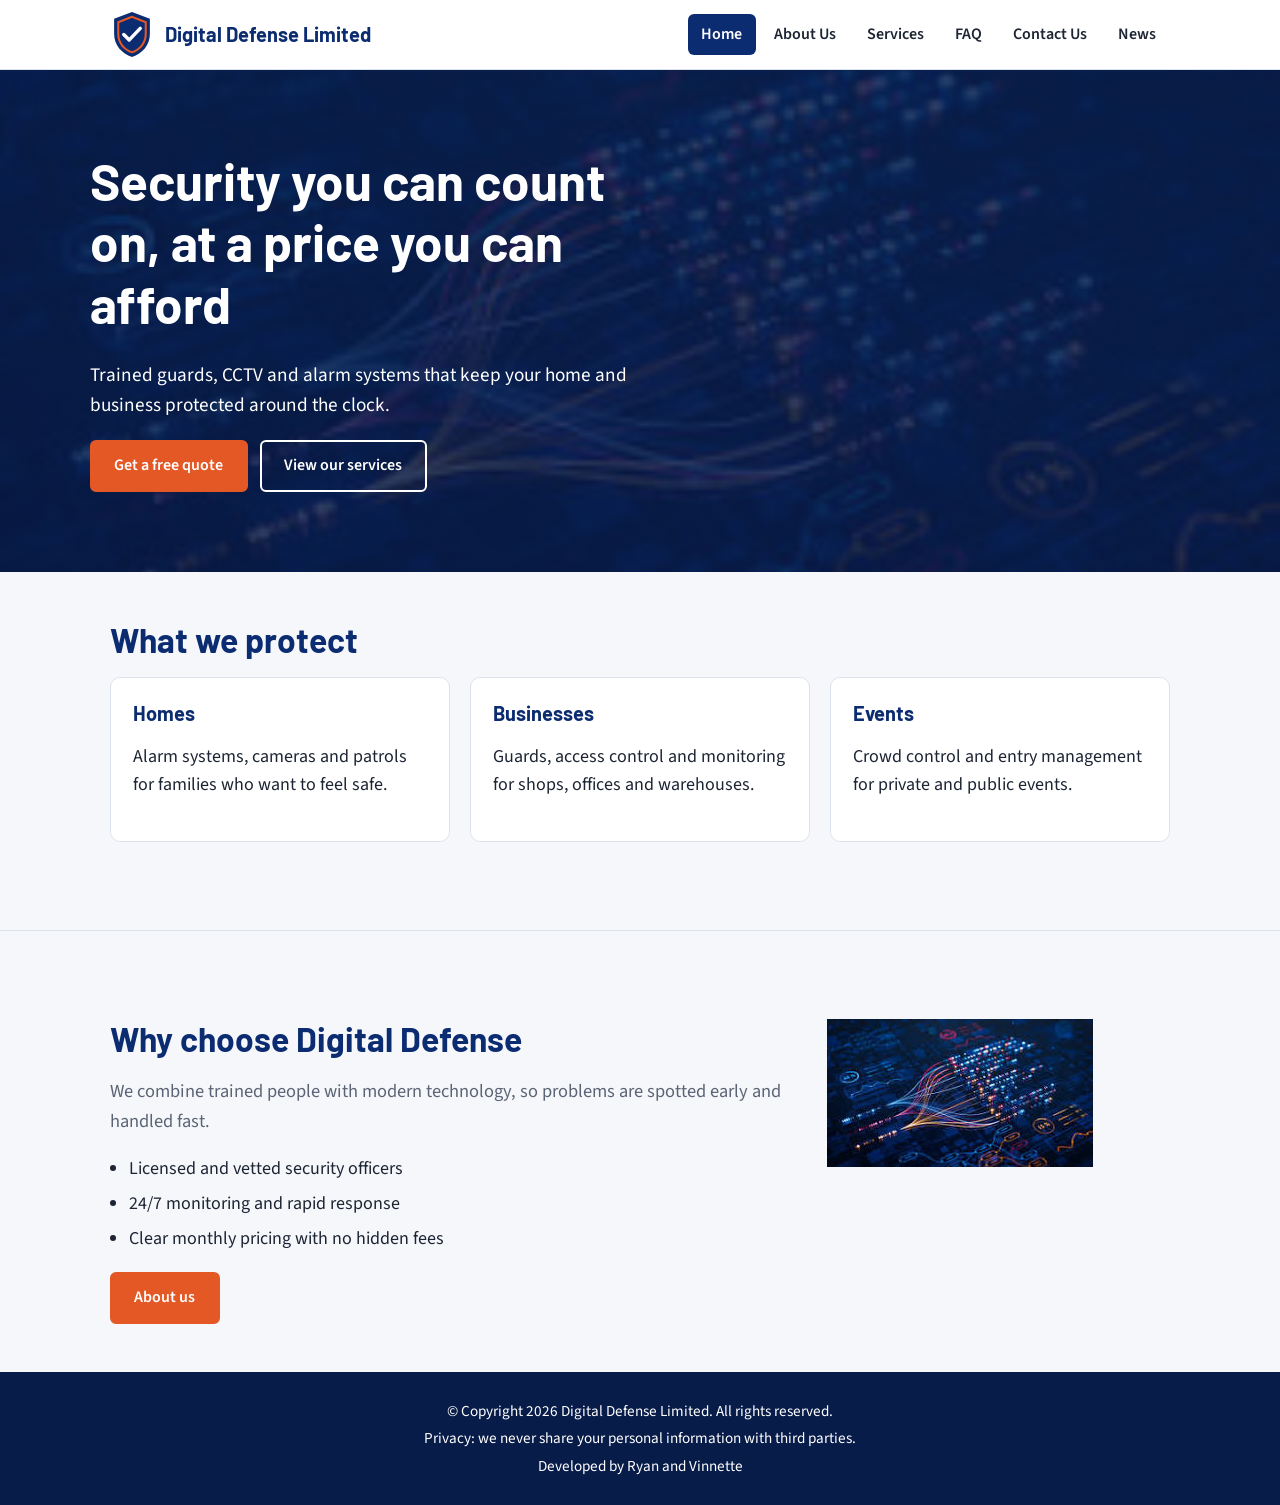
<file: index.html>
<!DOCTYPE html>
<html lang="en">
<head>
    <meta charset="UTF-8">
    <meta name="viewport" content="width=device-width, initial-scale=1.0">
    <title>Digital Defense Limited | Security Services</title>
    <link rel="stylesheet" href="css/main.css">
</head>
<body>
    <header class="site-header">
        <nav class="nav" aria-label="Main navigation">
            <a class="brand-wrap" href="index.html">
                <img class="logo" src="img/logo.svg" alt="Digital Defense Limited logo">
                <span class="brand">Digital Defense Limited</span>
            </a>
            <button class="nav-toggle" type="button" aria-controls="nav-links" aria-expanded="false" aria-label="Toggle menu">&#9776;</button>
            <ul class="nav-links" id="nav-links">
                <li><a href="index.html" class="active" aria-current="page">Home</a></li>
                <li><a href="pages/about.html">About Us</a></li>
                <li><a href="pages/services.html">Services</a></li>
                <li><a href="pages/faq.html">FAQ</a></li>
                <li><a href="pages/contact.html">Contact Us</a></li>
                <li><a href="pages/news.html">News</a></li>
            </ul>
        </nav>
    </header>

    <section class="hero">
        <div class="hero-inner">
            <h1>Security you can count on, at a price you can afford</h1>
            <p>Trained guards, CCTV and alarm systems that keep your home and business protected around the clock.</p>
            <a class="btn" href="pages/contact.html">Get a free quote</a>
            <a class="btn btn-outline" href="pages/services.html">View our services</a>
        </div>
    </section>

    <main>
        <section class="container">
            <h2>What we protect</h2>
            <div class="grid">
                <div class="card">
                    <h3>Homes</h3>
                    <p>Alarm systems, cameras and patrols for families who want to feel safe.</p>
                </div>
                <div class="card">
                    <h3>Businesses</h3>
                    <p>Guards, access control and monitoring for shops, offices and warehouses.</p>
                </div>
                <div class="card">
                    <h3>Events</h3>
                    <p>Crowd control and entry management for private and public events.</p>
                </div>
            </div>
        </section>

        <hr>

        <section class="container split">
            <div>
                <h2>Why choose Digital Defense</h2>
                <p class="lead">We combine trained people with modern technology, so problems are spotted early and handled fast.</p>
                <ul class="checklist">
                    <li>Licensed and vetted security officers</li>
                    <li>24/7 monitoring and rapid response</li>
                    <li>Clear monthly pricing with no hidden fees</li>
                </ul>
                <a class="btn" href="pages/about.html">About us</a>
            </div>
            <img src="img/digi.jpg" alt="Network of glowing data lines representing digital security monitoring">
        </section>
    </main>

    <footer class="site-footer">
        <p>&copy; Copyright <span id="year">2026</span> Digital Defense Limited. All rights reserved.</p>
        <p>Privacy: we never share your personal information with third parties.</p>
        <p>Developed by Ryan and Vinnette</p>
    </footer>
    <script src="scripts/main.js"></script>
</body>
</html>
</file>
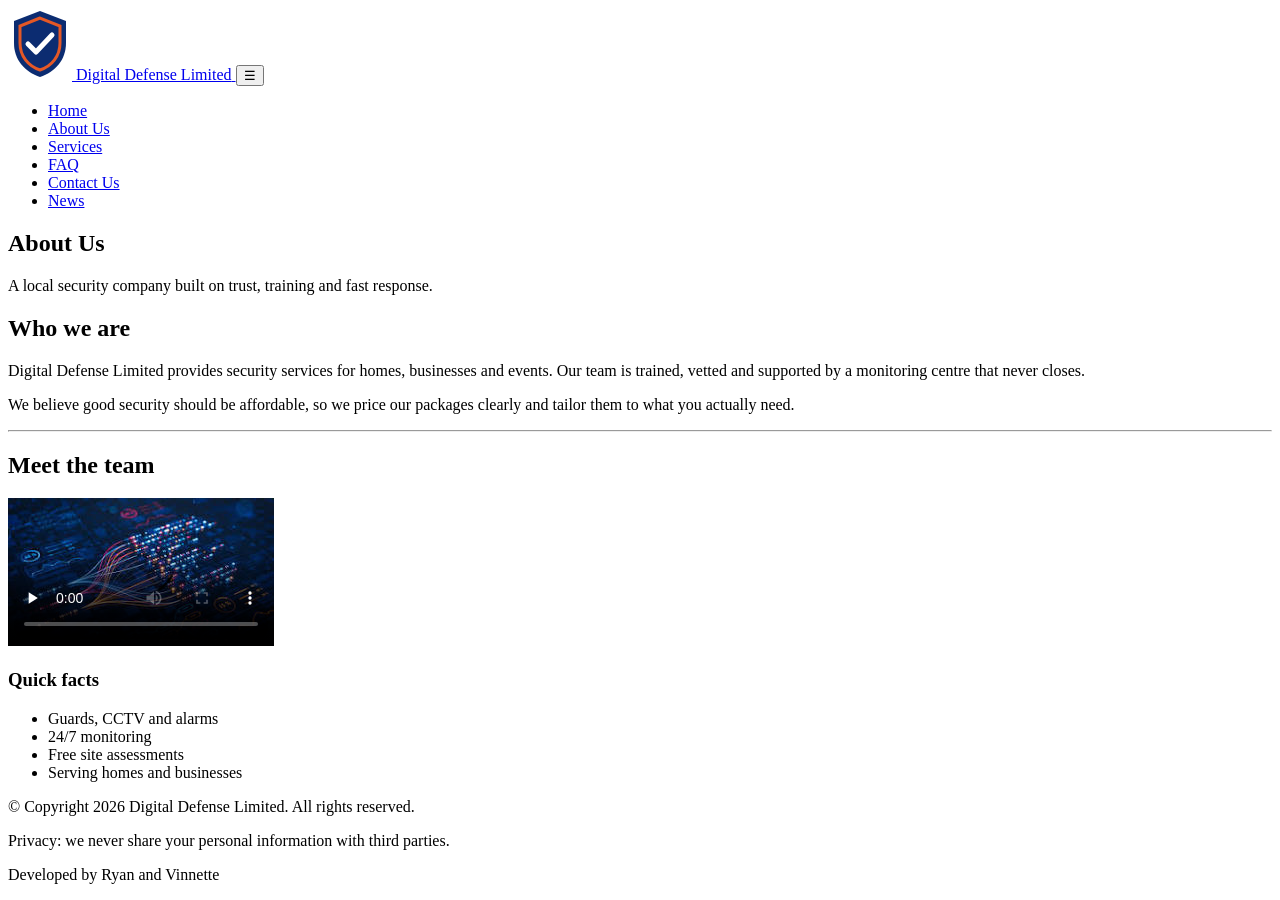
<file: Test/index.html>
<!DOCTYPE html>
<html lang="en">
<head>
    <meta charset="UTF-8">
    <meta name="viewport" content="width=device-width, initial-scale=1.0">
    <title>About Us | Digital Defense Limited</title>
    
</head>
<body>
    <header class="site-header">
        <nav class="nav" aria-label="Main navigation">
            <a class="brand-wrap" href="../index.html">
                <img class="logo" src="../img/logo.svg" alt="Digital Defense Limited logo">
                <span class="brand">Digital Defense Limited</span>
            </a>
            <button class="nav-toggle" type="button" aria-controls="nav-links" aria-expanded="false" aria-label="Toggle menu">&#9776;</button>
            <ul class="nav-links" id="nav-links">
                <li><a href="../index.html">Home</a></li>
                <li><a href="about.html" class="active" aria-current="page">About Us</a></li>
                <li><a href="services.html">Services</a></li>
                <li><a href="faq.html">FAQ</a></li>
                <li><a href="contact.html">Contact Us</a></li>
                <li><a href="news.html">News</a></li>
            </ul>
        </nav>
    </header>

    <section class="hero page-hero">
        <div class="hero-inner">
            <h1>About Us</h1>
            <p>A local security company built on trust, training and fast response.</p>
        </div>
    </section>

    <main class="container split">
        <section>
            <h2>Who we are</h2>
            <p>Digital Defense Limited provides security services for homes, businesses and events. Our team is trained, vetted and supported by a monitoring centre that never closes.</p>
            <p>We believe good security should be affordable, so we price our packages clearly and tailor them to what you actually need.</p>
            <hr>
            <h2>Meet the team</h2>
            <video controls preload="none" poster="../img/digi.jpg">
                <source src="../vid/about-us.mp4" type="video/mp4">
                <p>Your browser does not support the video element.</p>
            </video>
        </section>
        <aside class="panel">
            <h3>Quick facts</h3>
            <ul>
                <li>Guards, CCTV and alarms</li>
                <li>24/7 monitoring</li>
                <li>Free site assessments</li>
                <li>Serving homes and businesses</li>
            </ul>
        </aside>
    </main>

    <footer class="site-footer">
        <p>&copy; Copyright <span id="year">2026</span> Digital Defense Limited. All rights reserved.</p>
        <p>Privacy: we never share your personal information with third parties.</p>
        <p>Developed by Ryan and Vinnette</p>
    </footer>
    <script src="../scripts/main.js"></script>
</body>
</html>
</file>
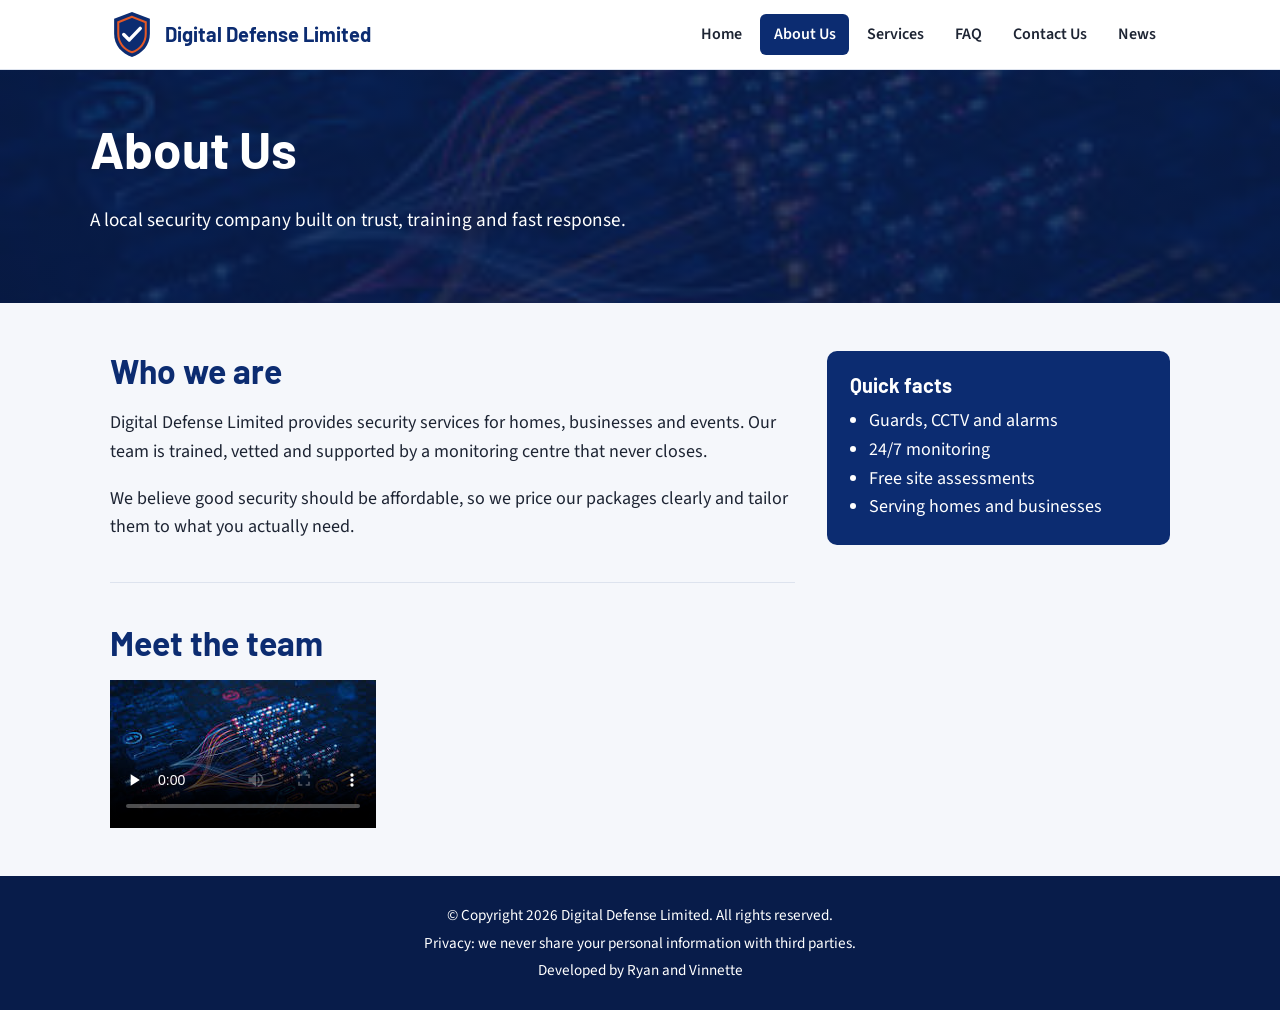
<file: pages/about.html>
<!DOCTYPE html>
<html lang="en">
<head>
    <meta charset="UTF-8">
    <meta name="viewport" content="width=device-width, initial-scale=1.0">
    <title>About Us | Digital Defense Limited</title>
    <link rel="stylesheet" href="../css/main.css">
</head>
<body>
    <header class="site-header">
        <nav class="nav" aria-label="Main navigation">
            <a class="brand-wrap" href="../index.html">
                <img class="logo" src="../img/logo.svg" alt="Digital Defense Limited logo">
                <span class="brand">Digital Defense Limited</span>
            </a>
            <button class="nav-toggle" type="button" aria-controls="nav-links" aria-expanded="false" aria-label="Toggle menu">&#9776;</button>
            <ul class="nav-links" id="nav-links">
                <li><a href="../index.html">Home</a></li>
                <li><a href="about.html" class="active" aria-current="page">About Us</a></li>
                <li><a href="services.html">Services</a></li>
                <li><a href="faq.html">FAQ</a></li>
                <li><a href="contact.html">Contact Us</a></li>
                <li><a href="news.html">News</a></li>
            </ul>
        </nav>
    </header>

    <section class="hero page-hero">
        <div class="hero-inner">
            <h1>About Us</h1>
            <p>A local security company built on trust, training and fast response.</p>
        </div>
    </section>

    <main class="container split">
        <section>
            <h2>Who we are</h2>
            <p>Digital Defense Limited provides security services for homes, businesses and events. Our team is trained, vetted and supported by a monitoring centre that never closes.</p>
            <p>We believe good security should be affordable, so we price our packages clearly and tailor them to what you actually need.</p>
            <hr>
            <h2>Meet the team</h2>
            <video controls preload="none" poster="../img/digi.jpg">
                <source src="../vid/about-us.mp4" type="video/mp4">
                <p>Your browser does not support the video element.</p>
            </video>
        </section>
        <aside class="panel">
            <h3>Quick facts</h3>
            <ul>
                <li>Guards, CCTV and alarms</li>
                <li>24/7 monitoring</li>
                <li>Free site assessments</li>
                <li>Serving homes and businesses</li>
            </ul>
        </aside>
    </main>

    <footer class="site-footer">
        <p>&copy; Copyright <span id="year">2026</span> Digital Defense Limited. All rights reserved.</p>
        <p>Privacy: we never share your personal information with third parties.</p>
        <p>Developed by Ryan and Vinnette</p>
    </footer>
    <script src="../scripts/main.js"></script>
</body>
</html>
</file>
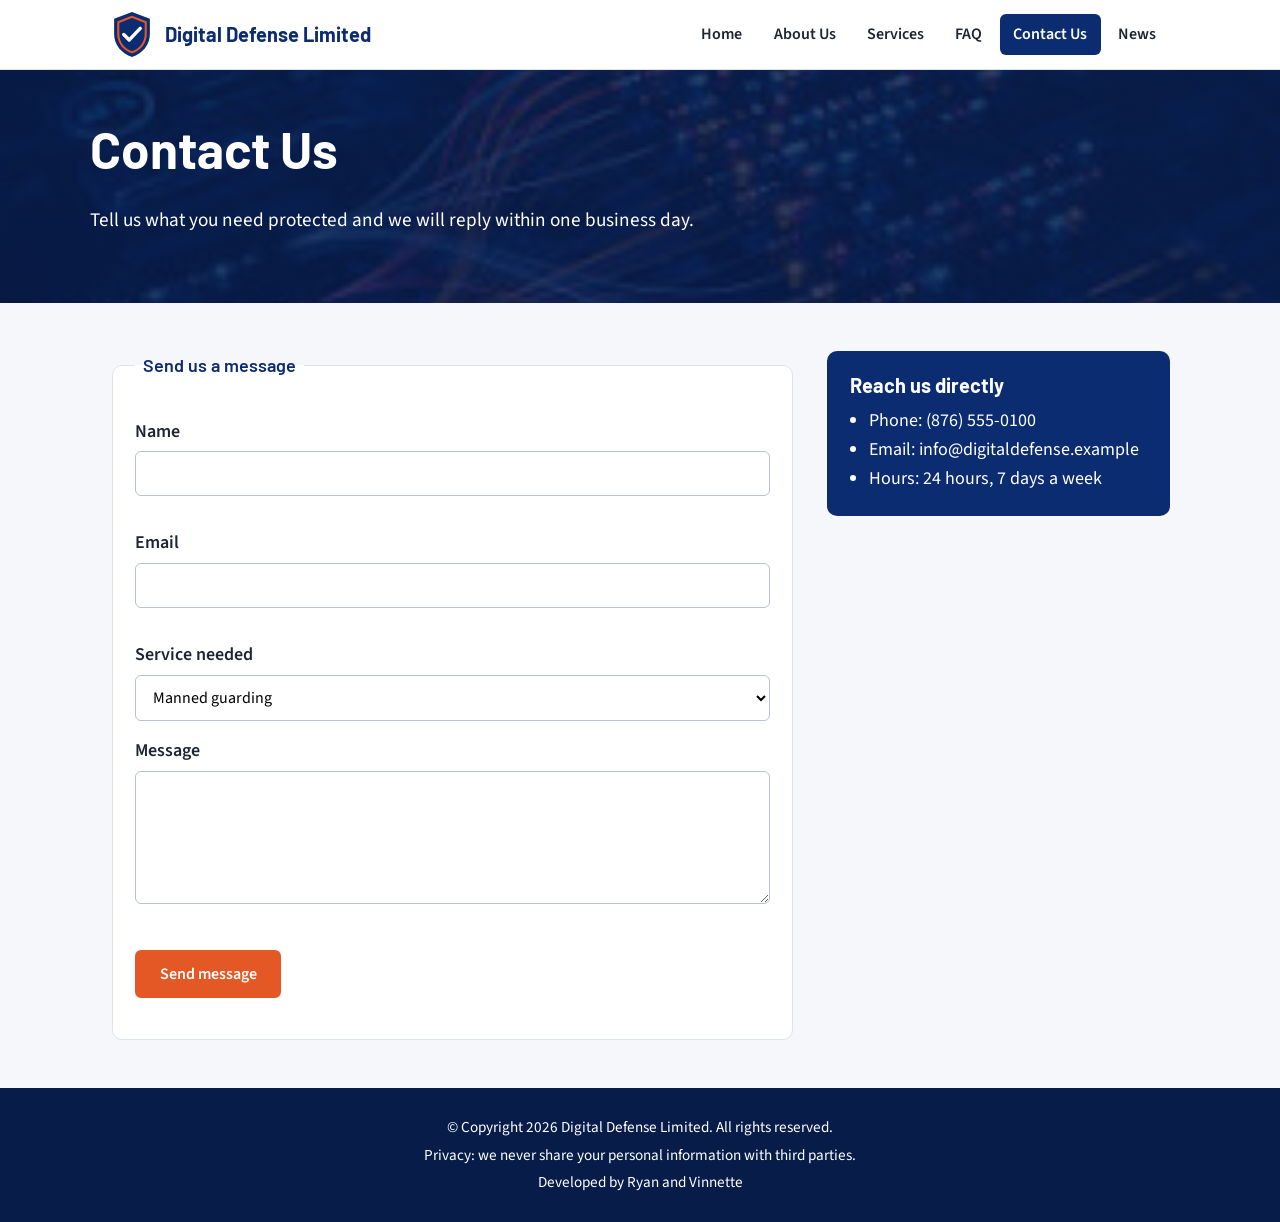
<file: pages/contact.html>
<!DOCTYPE html>
<html lang="en">
<head>
    <meta charset="UTF-8">
    <meta name="viewport" content="width=device-width, initial-scale=1.0">
    <title>Contact Us | Digital Defense Limited</title>
    <link rel="stylesheet" href="../css/main.css">
</head>
<body>
    <header class="site-header">
        <nav class="nav" aria-label="Main navigation">
            <a class="brand-wrap" href="../index.html">
                <img class="logo" src="../img/logo.svg" alt="Digital Defense Limited logo">
                <span class="brand">Digital Defense Limited</span>
            </a>
            <button class="nav-toggle" type="button" aria-controls="nav-links" aria-expanded="false" aria-label="Toggle menu">&#9776;</button>
            <ul class="nav-links" id="nav-links">
                <li><a href="../index.html">Home</a></li>
                <li><a href="about.html">About Us</a></li>
                <li><a href="services.html">Services</a></li>
                <li><a href="faq.html">FAQ</a></li>
                <li><a href="contact.html" class="active" aria-current="page">Contact Us</a></li>
                <li><a href="news.html">News</a></li>
            </ul>
        </nav>
    </header>

    <section class="hero page-hero">
        <div class="hero-inner">
            <h1>Contact Us</h1>
            <p>Tell us what you need protected and we will reply within one business day.</p>
        </div>
    </section>

    <main class="container split">
        <section>
            <form id="contact-form" novalidate>
                <fieldset>
                    <legend>Send us a message</legend>

                    <label for="name">Name</label>
                    <input type="text" id="name" name="name" autocomplete="name">
                    <span class="error" id="name-error"></span>

                    <label for="email">Email</label>
                    <input type="email" id="email" name="email" autocomplete="email">
                    <span class="error" id="email-error"></span>

                    <label for="service">Service needed</label>
                    <select id="service" name="service">
                        <option>Manned guarding</option>
                        <option>CCTV and monitoring</option>
                        <option>Alarm systems</option>
                        <option>Event security</option>
                    </select>

                    <label for="message">Message</label>
                    <textarea id="message" name="message" rows="5"></textarea>
                    <span class="error" id="message-error"></span>

                    <button class="btn" type="submit">Send message</button>
                    <p id="form-status" class="form-status"></p>
                </fieldset>
            </form>
        </section>
        <aside class="panel">
            <h3>Reach us directly</h3>
            <ul>
                <li>Phone: (876) 555-0100</li>
                <li>Email: info@digitaldefense.example</li>
                <li>Hours: 24 hours, 7 days a week</li>
            </ul>
        </aside>
    </main>

    <footer class="site-footer">
        <p>&copy; Copyright <span id="year">2026</span> Digital Defense Limited. All rights reserved.</p>
        <p>Privacy: we never share your personal information with third parties.</p>
        <p>Developed by Ryan and Vinnette</p>
    </footer>
    <script src="../scripts/main.js"></script>
</body>
</html>
</file>
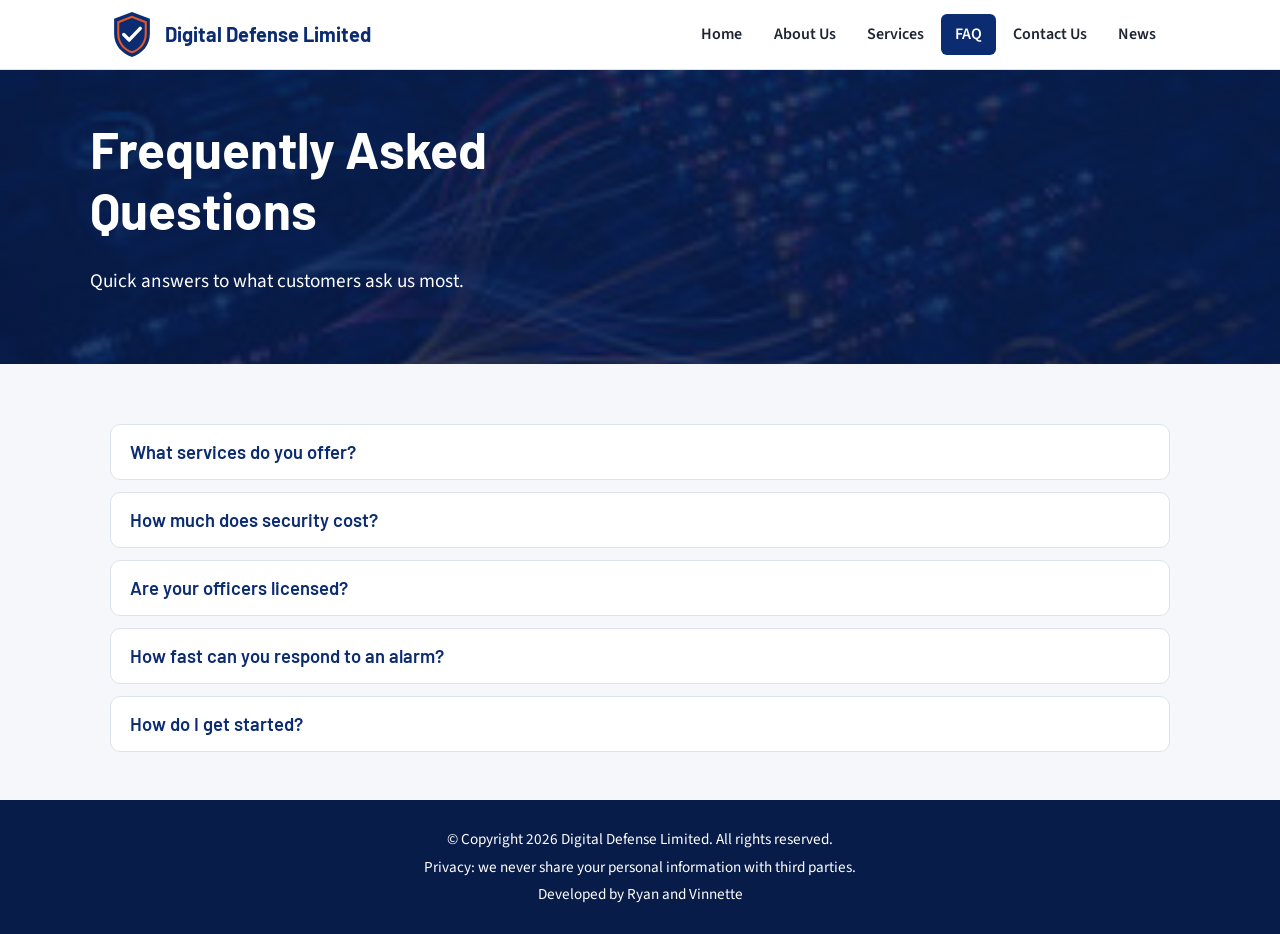
<file: pages/faq.html>
<!DOCTYPE html>
<html lang="en">
<head>
    <meta charset="UTF-8">
    <meta name="viewport" content="width=device-width, initial-scale=1.0">
    <title>FAQ | Digital Defense Limited</title>
    <link rel="stylesheet" href="../css/main.css">
</head>
<body>
    <header class="site-header">
        <nav class="nav" aria-label="Main navigation">
            <a class="brand-wrap" href="../index.html">
                <img class="logo" src="../img/logo.svg" alt="Digital Defense Limited logo">
                <span class="brand">Digital Defense Limited</span>
            </a>
            <button class="nav-toggle" type="button" aria-controls="nav-links" aria-expanded="false" aria-label="Toggle menu">&#9776;</button>
            <ul class="nav-links" id="nav-links">
                <li><a href="../index.html">Home</a></li>
                <li><a href="about.html">About Us</a></li>
                <li><a href="services.html">Services</a></li>
                <li><a href="faq.html" class="active" aria-current="page">FAQ</a></li>
                <li><a href="contact.html">Contact Us</a></li>
                <li><a href="news.html">News</a></li>
            </ul>
        </nav>
    </header>

    <section class="hero page-hero">
        <div class="hero-inner">
            <h1>Frequently Asked Questions</h1>
            <p>Quick answers to what customers ask us most.</p>
        </div>
    </section>

    <main class="container">
        <section>
            <dl class="faq">
                <dt><button type="button">What services do you offer?</button></dt>
                <dd>We provide manned guarding, CCTV installation and monitoring, alarm systems and event security.</dd>

                <dt><button type="button">How much does security cost?</button></dt>
                <dd>Packages start from J$15,000 per month. We give you a fixed quote after a free site assessment.</dd>

                <dt><button type="button">Are your officers licensed?</button></dt>
                <dd>Yes. Every officer is vetted, trained and licensed before they start work.</dd>

                <dt><button type="button">How fast can you respond to an alarm?</button></dt>
                <dd>Our monitoring centre is staffed 24/7 and dispatches a response team as soon as an alarm is verified.</dd>

                <dt><button type="button">How do I get started?</button></dt>
                <dd>Fill in the form on our Contact page and we will arrange your free assessment.</dd>
            </dl>
        </section>
    </main>

    <footer class="site-footer">
        <p>&copy; Copyright <span id="year">2026</span> Digital Defense Limited. All rights reserved.</p>
        <p>Privacy: we never share your personal information with third parties.</p>
        <p>Developed by Ryan and Vinnette</p>
    </footer>
    <script src="../scripts/main.js"></script>
</body>
</html>
</file>
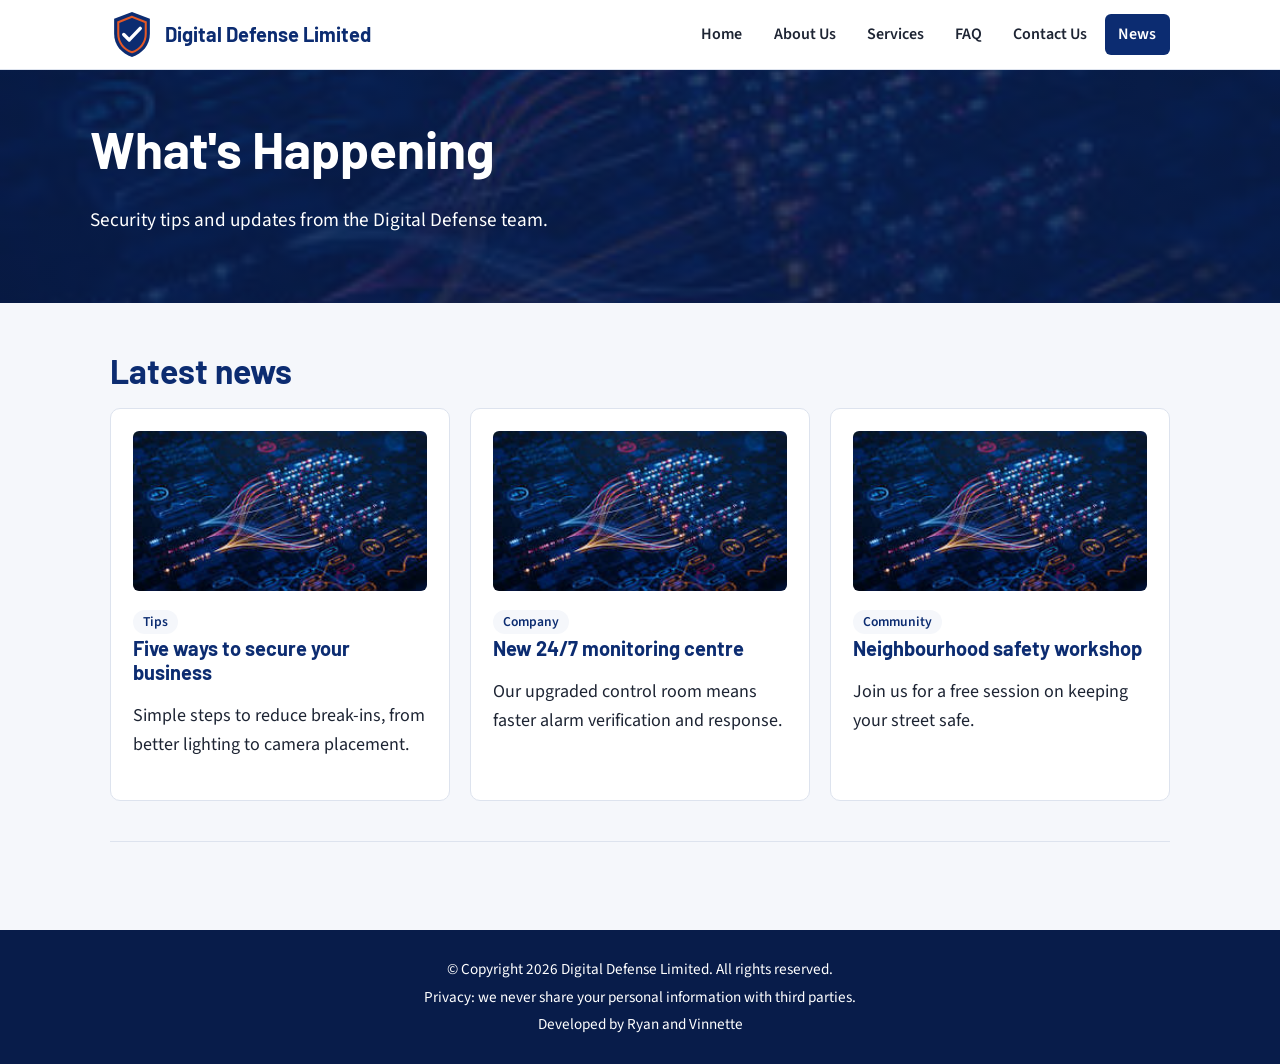
<file: pages/news.html>
<!DOCTYPE html>
<html lang="en">
<head>
    <meta charset="UTF-8">
    <meta name="viewport" content="width=device-width, initial-scale=1.0">
    <title>News | Digital Defense Limited</title>
    <link rel="stylesheet" href="../css/main.css">
</head>
<body>
    <header class="site-header">
        <nav class="nav" aria-label="Main navigation">
            <a class="brand-wrap" href="../index.html">
                <img class="logo" src="../img/logo.svg" alt="Digital Defense Limited logo">
                <span class="brand">Digital Defense Limited</span>
            </a>
            <button class="nav-toggle" type="button" aria-controls="nav-links" aria-expanded="false" aria-label="Toggle menu">&#9776;</button>
            <ul class="nav-links" id="nav-links">
                <li><a href="../index.html">Home</a></li>
                <li><a href="about.html">About Us</a></li>
                <li><a href="services.html">Services</a></li>
                <li><a href="faq.html">FAQ</a></li>
                <li><a href="contact.html">Contact Us</a></li>
                <li><a href="news.html" class="active" aria-current="page">News</a></li>
            </ul>
        </nav>
    </header>

    <section class="hero page-hero">
        <div class="hero-inner">
            <h1>What's Happening</h1>
            <p>Security tips and updates from the Digital Defense team.</p>
        </div>
    </section>

    <main class="container">
        <section>
            <h2>Latest news</h2>
            <div class="grid">
                <article class="card">
                    <img src="../img/digi.jpg" alt="Abstract digital security network">
                    <span class="tag">Tips</span>
                    <h3>Five ways to secure your business</h3>
                    <p>Simple steps to reduce break-ins, from better lighting to camera placement.</p>
                </article>
                <article class="card">
                    <img src="../img/digi.jpg" alt="Abstract digital security network">
                    <span class="tag">Company</span>
                    <h3>New 24/7 monitoring centre</h3>
                    <p>Our upgraded control room means faster alarm verification and response.</p>
                </article>
                <article class="card">
                    <img src="../img/digi.jpg" alt="Abstract digital security network">
                    <span class="tag">Community</span>
                    <h3>Neighbourhood safety workshop</h3>
                    <p>Join us for a free session on keeping your street safe.</p>
                </article>
            </div>
        </section>

        <hr>

        
    </main>

    <footer class="site-footer">
        <p>&copy; Copyright <span id="year">2026</span> Digital Defense Limited. All rights reserved.</p>
        <p>Privacy: we never share your personal information with third parties.</p>
        <p>Developed by Ryan and Vinnette</p>
    </footer>
    <script src="../scripts/main.js"></script>
</body>
</html>
</file>
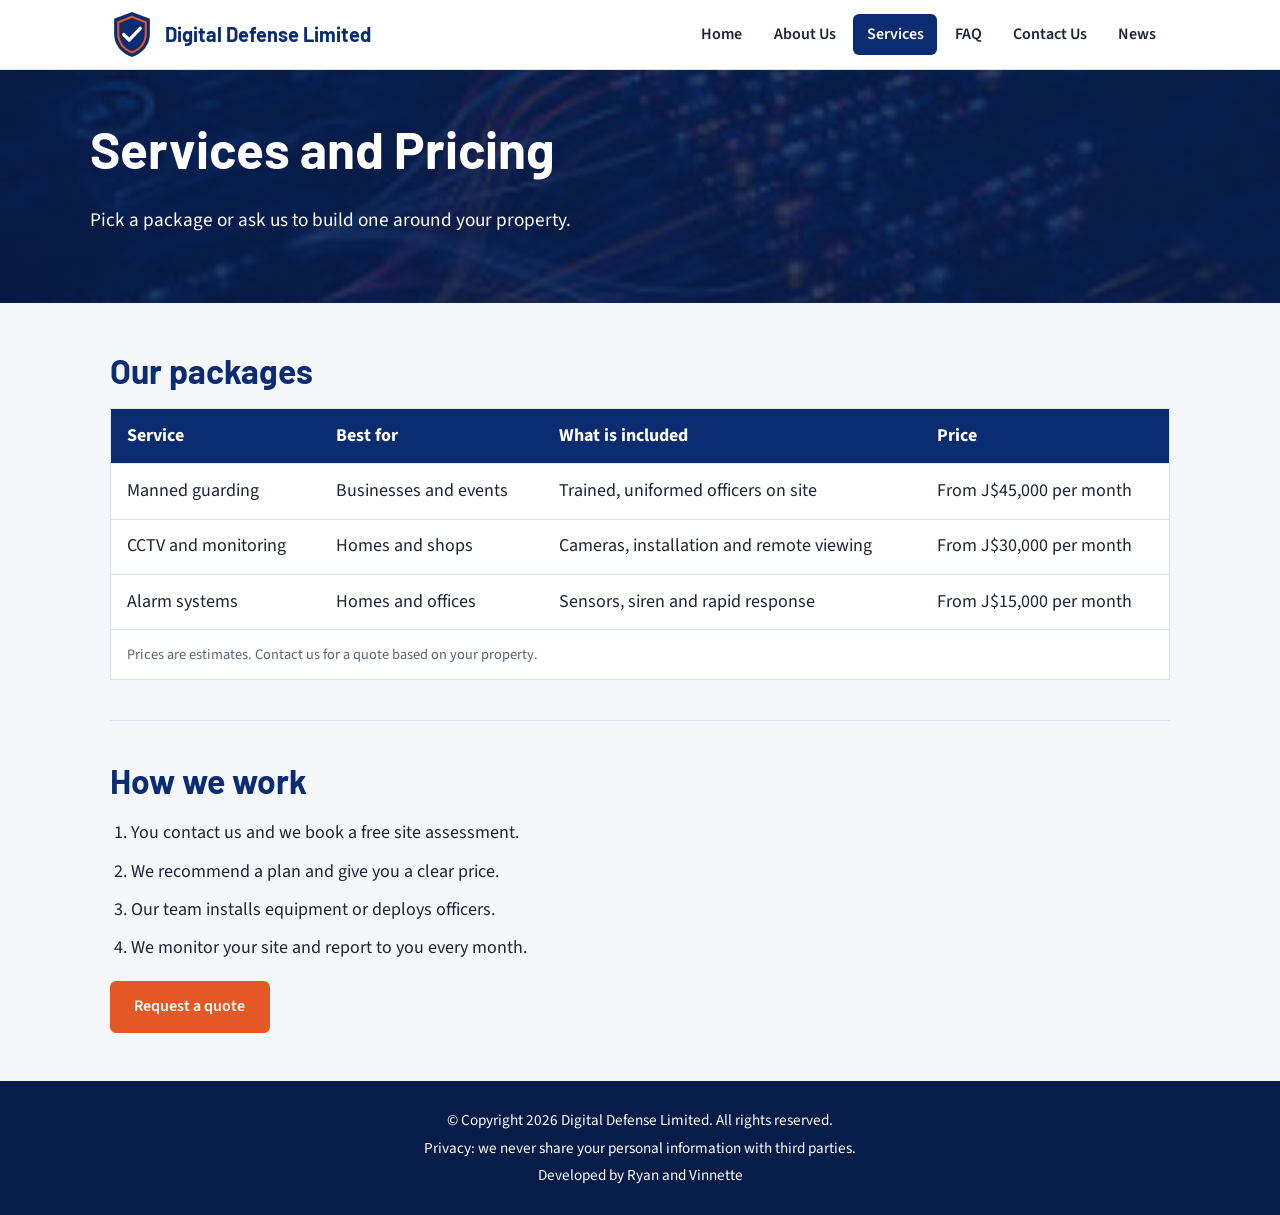
<file: pages/services.html>
<!DOCTYPE html>
<html lang="en">
<head>
    <meta charset="UTF-8">
    <meta name="viewport" content="width=device-width, initial-scale=1.0">
    <title>Services and Pricing | Digital Defense Limited</title>
    <link rel="stylesheet" href="../css/main.css">
</head>
<body>
    <header class="site-header">
        <nav class="nav" aria-label="Main navigation">
            <a class="brand-wrap" href="../index.html">
                <img class="logo" src="../img/logo.svg" alt="Digital Defense Limited logo">
                <span class="brand">Digital Defense Limited</span>
            </a>
            <button class="nav-toggle" type="button" aria-controls="nav-links" aria-expanded="false" aria-label="Toggle menu">&#9776;</button>
            <ul class="nav-links" id="nav-links">
                <li><a href="../index.html">Home</a></li>
                <li><a href="about.html">About Us</a></li>
                <li><a href="services.html" class="active" aria-current="page">Services</a></li>
                <li><a href="faq.html">FAQ</a></li>
                <li><a href="contact.html">Contact Us</a></li>
                <li><a href="news.html">News</a></li>
            </ul>
        </nav>
    </header>

    <section class="hero page-hero">
        <div class="hero-inner">
            <h1>Services and Pricing</h1>
            <p>Pick a package or ask us to build one around your property.</p>
        </div>
    </section>

    <main class="container">
        <section>
            <h2>Our packages</h2>
            <div class="table-wrap">
                <table>
                    <thead>
                        <tr>
                            <th>Service</th>
                            <th>Best for</th>
                            <th>What is included</th>
                            <th>Price</th>
                        </tr>
                    </thead>
                    <tbody>
                        <tr>
                            <td>Manned guarding</td>
                            <td>Businesses and events</td>
                            <td>Trained, uniformed officers on site</td>
                            <td>From J$45,000 per month</td>
                        </tr>
                        <tr>
                            <td>CCTV and monitoring</td>
                            <td>Homes and shops</td>
                            <td>Cameras, installation and remote viewing</td>
                            <td>From J$30,000 per month</td>
                        </tr>
                        <tr>
                            <td>Alarm systems</td>
                            <td>Homes and offices</td>
                            <td>Sensors, siren and rapid response</td>
                            <td>From J$15,000 per month</td>
                        </tr>
                    </tbody>
                    <tfoot>
                        <tr>
                            <td colspan="4">Prices are estimates. Contact us for a quote based on your property.</td>
                        </tr>
                    </tfoot>
                </table>
            </div>
        </section>

        <hr>

        <section>
            <h2>How we work</h2>
            <ol class="steps">
                <li>You contact us and we book a free site assessment.</li>
                <li>We recommend a plan and give you a clear price.</li>
                <li>Our team installs equipment or deploys officers.</li>
                <li>We monitor your site and report to you every month.</li>
            </ol>
            <a class="btn" href="contact.html">Request a quote</a>
        </section>
    </main>

    <footer class="site-footer">
        <p>&copy; Copyright <span id="year">2026</span> Digital Defense Limited. All rights reserved.</p>
        <p>Privacy: we never share your personal information with third parties.</p>
        <p>Developed by Ryan and Vinnette</p>
    </footer>
    <script src="../scripts/main.js"></script>
</body>
</html>
</file>
<file: css/main.css>
@import url("https://fonts.googleapis.com/css2?family=Barlow:wght@600;700&family=Source+Sans+3:wght@400;600&display=swap");

:root {
  --navy: #0c2c71;
  --navy-dark: #081c4a;
  --orange: #e45826;
  --ink: #1d2433;
  --muted: #5b6475;
  --bg: #f5f7fb;
  --line: #dde3ee;
  --radius: 10px;
}

*, *::before, *::after { box-sizing: border-box; }
html { scroll-behavior: smooth; }
body {
  margin: 0;
  font-family: "Source Sans 3", Arial, sans-serif;
  font-size: 18px;
  line-height: 1.6;
  color: var(--ink);
  background: var(--bg);
}
img, video { max-width: 100%; height: auto; display: block; }
audio { width: 100%; }
h1, h2, h3 { font-family: "Barlow", Arial, sans-serif; line-height: 1.2; color: var(--navy); margin: 0 0 0.5em; }
h1 { font-size: clamp(2rem, 5vw, 3.2rem); }
h2 { font-size: clamp(1.5rem, 3vw, 2.1rem); }
h3 { font-size: 1.25rem; }
a { color: var(--orange); }
hr { border: 0; border-top: 1px solid var(--line); margin: 2.5rem 0; }
:focus-visible { outline: 3px solid var(--orange); outline-offset: 2px; }

/* Header and navigation */
.site-header { background: #fff; border-bottom: 1px solid var(--line); position: sticky; top: 0; z-index: 10; }
.nav {
  max-width: 1100px;
  margin: 0 auto;
  padding: 0.6rem 1.25rem;
  display: flex;
  align-items: center;
  justify-content: space-between;
  gap: 1rem;
  flex-wrap: wrap;
}
.brand-wrap { display: flex; align-items: center; gap: 0.7rem; text-decoration: none; }
.logo { width: 44px; height: auto; }
.brand { font-family: "Barlow", Arial, sans-serif; font-weight: 700; font-size: 1.25rem; color: var(--navy); }
.nav-links { list-style: none; margin: 0; padding: 0; display: flex; gap: 0.25rem; }
.nav-links a {
  display: block;
  padding: 0.5rem 0.85rem;
  border-radius: 6px;
  color: var(--ink);
  text-decoration: none;
  font-size: 1rem;
  font-weight: 600;
}
.nav-links a:hover { background: var(--bg); color: var(--orange); }
.nav-links a.active { background: var(--navy); color: #fff; }
.nav-toggle {
  display: none;
  background: none;
  border: 1px solid var(--line);
  border-radius: 6px;
  font-size: 1.5rem;
  line-height: 1;
  padding: 0.3rem 0.6rem;
  color: var(--navy);
  cursor: pointer;
}

/* Hero banners */
.hero {
  background: linear-gradient(rgba(8, 28, 74, 0.84), rgba(8, 28, 74, 0.84)), url("../img/digi.jpg") center / cover;
  color: #fff;
  padding: 5rem 1.25rem;
}
.hero-inner { max-width: 1100px; margin: 0 auto; }
.hero h1 { color: #fff; max-width: 18ch; }
.hero p { max-width: 38rem; font-size: 1.2rem; }
.page-hero { padding: 3rem 1.25rem; }

.btn {
  display: inline-block;
  background: var(--orange);
  color: #fff;
  padding: 0.7rem 1.4rem;
  border: 2px solid var(--orange);
  border-radius: 6px;
  font-family: inherit;
  font-size: 1rem;
  font-weight: 600;
  text-decoration: none;
  cursor: pointer;
}
.btn:hover { background: #c64619; border-color: #c64619; }
.btn-outline { background: transparent; border-color: #fff; margin-left: 0.5rem; }
.btn-outline:hover { background: #fff; border-color: #fff; color: var(--navy); }

/* Layout helpers */
.container { max-width: 1100px; margin: 0 auto; padding: 3rem 1.25rem; }
.grid { display: grid; grid-template-columns: repeat(auto-fit, minmax(240px, 1fr)); gap: 1.25rem; }
.split { display: grid; grid-template-columns: 2fr 1fr; gap: 2rem; align-items: start; }
.card { background: #fff; border: 1px solid var(--line); border-radius: var(--radius); padding: 1.4rem; }
.card img { width: 100%; height: 160px; object-fit: cover; border-radius: 6px; margin-bottom: 1rem; }
.tag { display: inline-block; background: var(--bg); color: var(--navy); font-size: 0.85rem; font-weight: 600; padding: 0.1rem 0.6rem; border-radius: 99px; }
.panel { background: var(--navy); color: #fff; border-radius: var(--radius); padding: 1.4rem; }
.panel h3 { color: #fff; }
.panel ul { margin: 0; padding-left: 1.2rem; }
.lead { font-size: 1.15rem; color: var(--muted); }
.checklist { padding-left: 1.2rem; }
.checklist li { margin-bottom: 0.4rem; }

/* Tables and lists */
.table-wrap { overflow-x: auto; }
table { width: 100%; border-collapse: collapse; background: #fff; border: 1px solid var(--line); }
th, td { padding: 0.8rem 1rem; text-align: left; border-bottom: 1px solid var(--line); }
thead th { background: var(--navy); color: #fff; }
tfoot td { font-size: 0.9rem; color: var(--muted); }
.steps { padding-left: 1.3rem; }
.steps li { margin-bottom: 0.6rem; }

/* FAQ accordion */
.faq { margin: 0; }
.faq dt { margin-top: 0.75rem; }
.faq dt button {
  width: 100%;
  text-align: left;
  padding: 1rem 1.2rem;
  font-family: "Barlow", Arial, sans-serif;
  font-size: 1.15rem;
  font-weight: 600;
  color: var(--navy);
  background: #fff;
  border: 1px solid var(--line);
  border-radius: var(--radius);
  cursor: pointer;
}
.faq dt button:hover { border-color: var(--orange); }
.faq dd { margin: 0; padding: 0.9rem 1.2rem; }
.js .faq dd { display: none; }
.js .faq dt.active + dd { display: block; }

/* Contact form */
fieldset { border: 1px solid var(--line); border-radius: var(--radius); background: #fff; padding: 1.4rem; }
legend { font-family: "Barlow", Arial, sans-serif; font-weight: 600; color: var(--navy); padding: 0 0.5rem; }
label { display: block; margin: 1rem 0 0.3rem; font-weight: 600; }
input, select, textarea {
  width: 100%;
  padding: 0.65rem 0.8rem;
  font-family: inherit;
  font-size: 1rem;
  border: 1px solid #b8c1d3;
  border-radius: 6px;
  background: #fff;
}
form .btn { margin-top: 1.2rem; }
.error { display: block; color: #b00020; font-size: 0.9rem; min-height: 1.2em; }
input.invalid, textarea.invalid { border: 2px solid #b00020; }
.form-status { margin-bottom: 0; font-weight: 600; }
.form-status.success { color: #1b7a3a; }
.form-status.error { color: #b00020; }

/* Footer */
.site-footer { background: var(--navy-dark); color: #fff; text-align: center; padding: 1.5rem 1.25rem; font-size: 0.95rem; }
.site-footer p { margin: 0.2rem 0; }
.site-footer a { color: #fff; }

/* Tablet and phone */
@media (max-width: 860px) {
  .split { grid-template-columns: 1fr; }
  .nav-toggle { display: block; }
  .nav-links { display: none; flex-direction: column; width: 100%; }
  .nav-links.open { display: flex; }
  .hero { padding: 3.5rem 1.25rem; }
  .btn-outline { margin: 0.75rem 0 0; }
}
@media (prefers-reduced-motion: reduce) {
  html { scroll-behavior: auto; }
}
</file>
